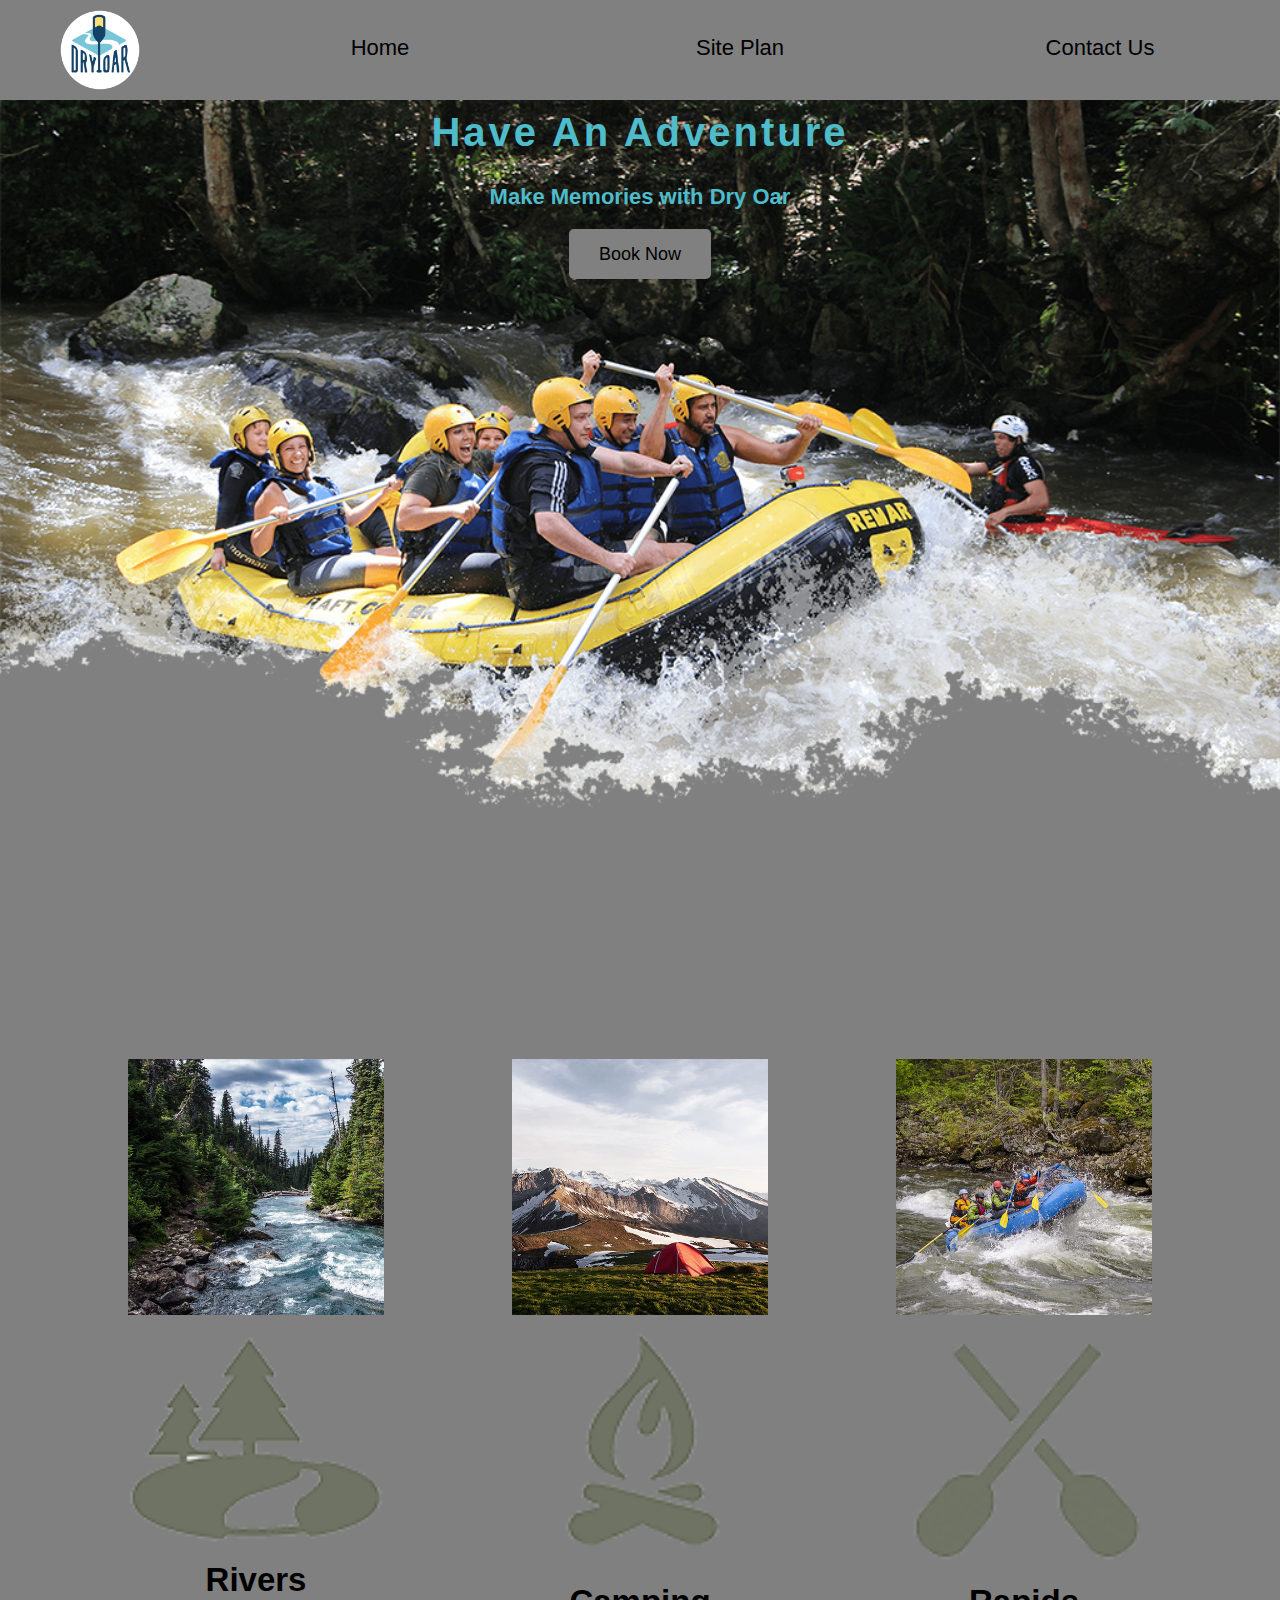
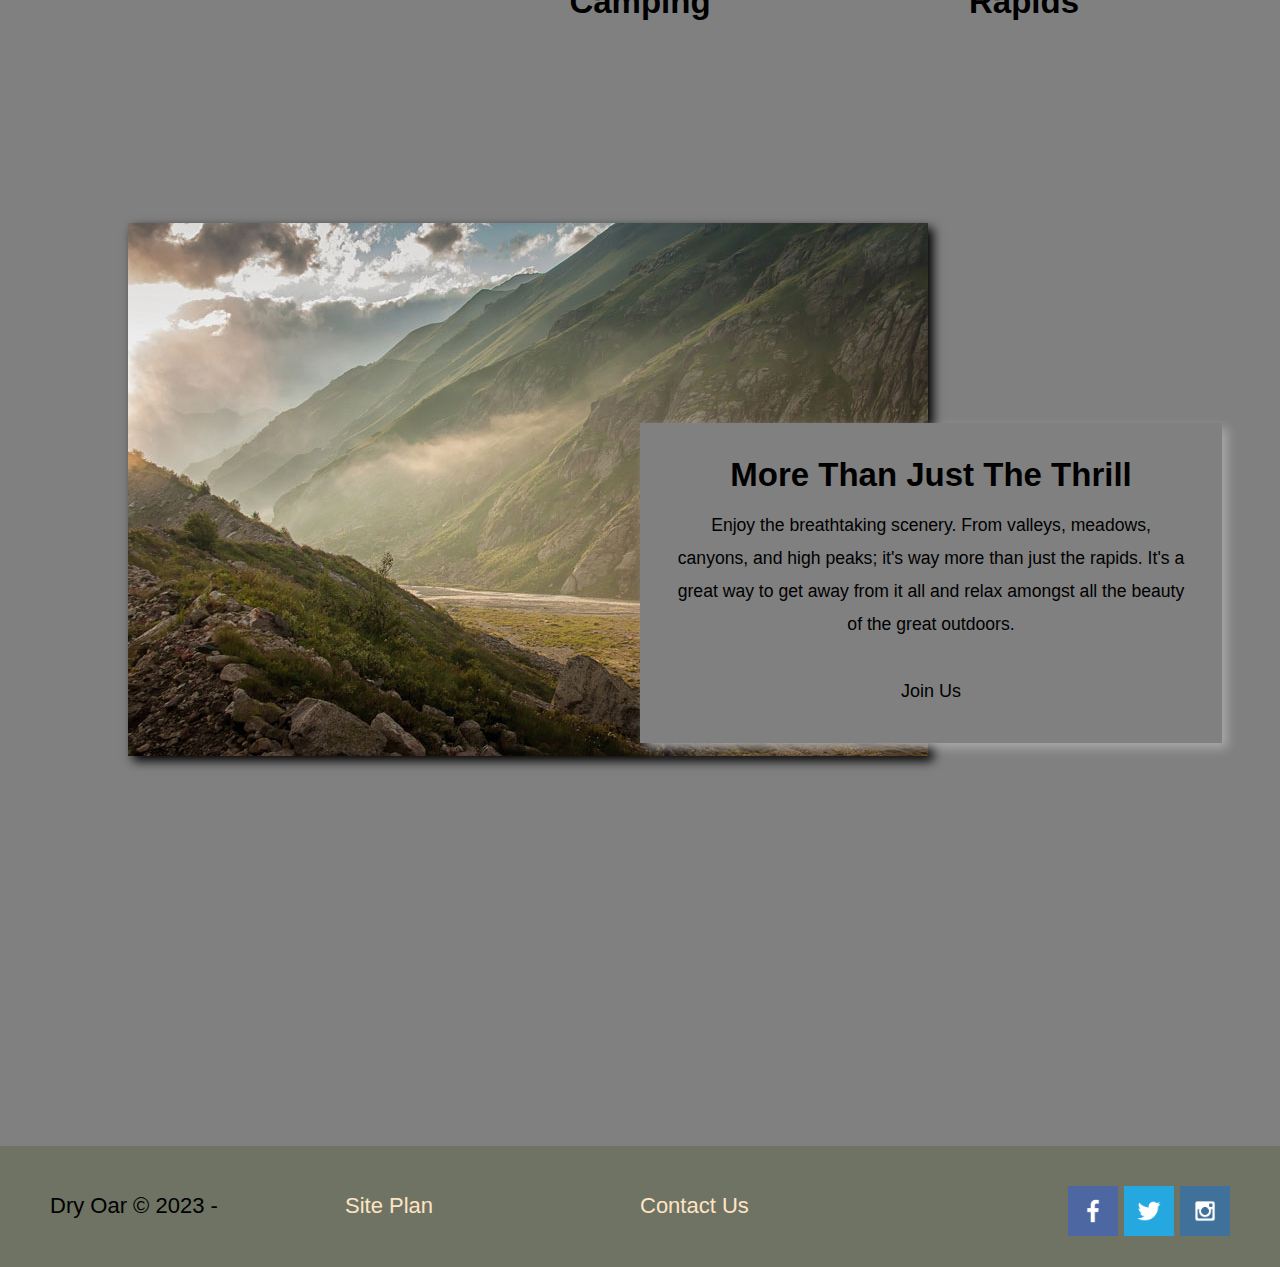
<file: wwr/index.html>
<!DOCTYPE html>
<html lang="en">
<head>
    <meta charset="UTF-8">
    <meta http-equiv="X-UA-Compatible" content="IE=edge">
    <meta name="viewport" content="width=device-width, initial-scale=1.0">
    <title>Whitewater Rafting Vacations | Dry Oar Boating | Home</title>
    <link rel="stylesheet" href="styles/style.css">
</head>
<body>
    <div id="content">
    <header>
       <a href="index.html" id="logo_link" ><img class="logo" src="images/logo.png" alt="Dry Oar Logo"/></a>
       <nav>
        <a href="index.html">Home</a>

        <a href="site-plan-rafting.html">Site Plan</a>
        <a href="contactus.html">Contact Us</a>
        </nav>
    </header>
    <div id="hero">
        <div id="hero-box">
            <img id="hero-img" src="images/hero.png" alt="People enjoying white water rafting">
        </div>
        <section id="hero-msg">
            <h1 class="home-title">Have An Adventure</h1>
            <h4>Make Memories with Dry Oar </h4>
            <div class='button-box'>
                <a class='book' href="contactus.html">Book Now</a>
            </div>
        </section>
    </div>
    <main class="home-grid">
        <section class="rivers-card">
            <img class="card-img" src="images/rivers.jpg" alt="river in forest">
            <img class="icon" src="images/river_icon.png" alt="river icon">
            <h2>Rivers</h2>
        </section>
        <section class="camping-card">
            <img class="card-img" src="images/camping.jpg" alt="tent in mountains">
            <img class="icon" src="images/fire_icon.png" alt="fire icon">
            <h2>Camping</h2>
        </section>
        <section class="rapids-card">
            <img class="card-img" src="images/rapids.jpg" alt="rafting boat">
            <img class="icon" src="images/oars.png" alt="oars icon">
            <h2>Rapids</h2>
        </section>
        <img class="mountains" src="images/mountains.jpg" alt="Misty mountains">
        <section class="msg">
            <h2>More Than Just The Thrill</h2>
            <p>Enjoy the breathtaking scenery. From valleys, meadows, canyons, and high peaks; it's way more than just the rapids. It's a great way to get away from it all and relax amongst all the beauty of the great outdoors. </p>
            <a class='join' href="rivers.html">Join Us</a>
        </section>
        <div id="background"></div>
    </main>
    <footer>
        <p>Dry Oar &copy; 2023 - </p>
        <p><a href="site-plan-rafting.html">Site Plan</a></p>
        <p><a href="contactus.html">Contact Us</a></p>
        <div class="social">
            <a href="https://facebook.com">
                <img src="images/facebook.png" alt="fb icon">
            </a>
            <a href="https://twitter.com">
                <img src="images/twitter.png" alt="twitter icon">
            </a>
            <a href="https://instagram.com">
                <img src="images/instagram.png" alt="instagram icon">
            </a>
        </div>
    </footer>
    </div>
</body>
</html>
</file>
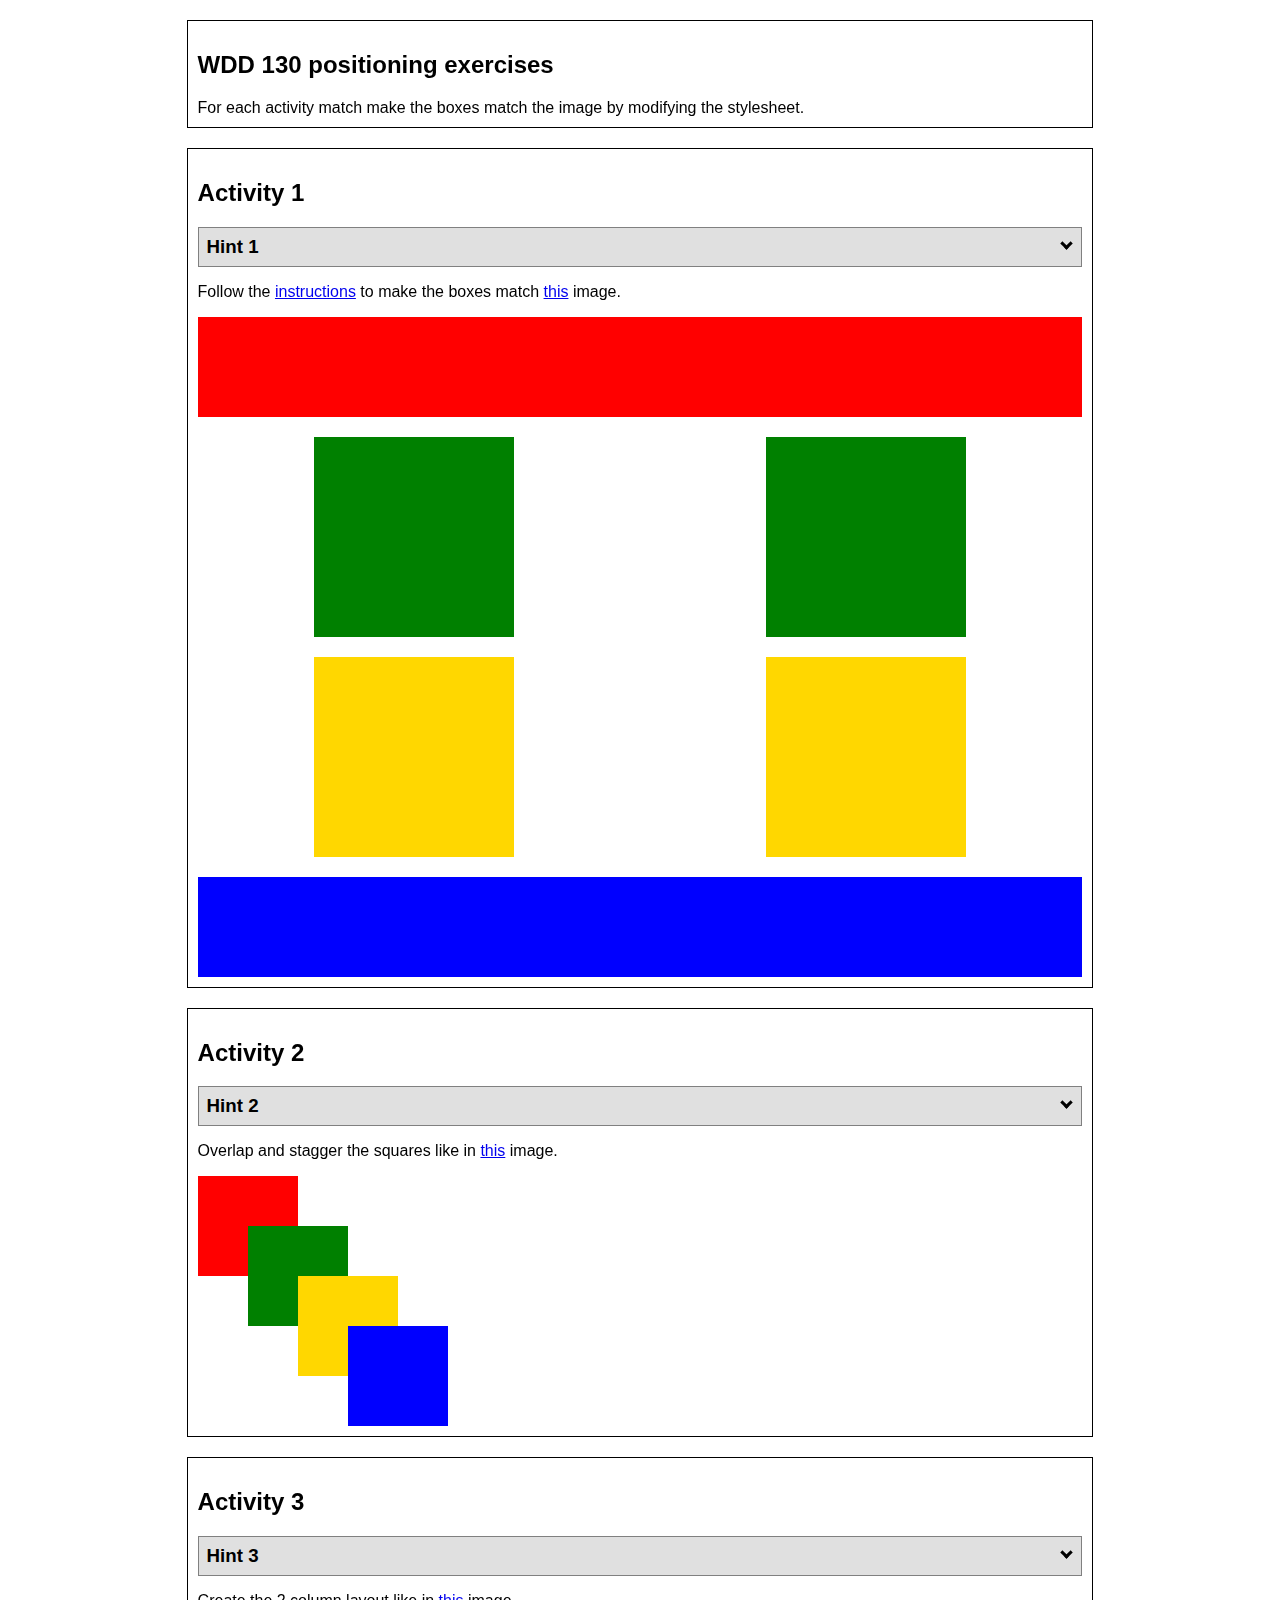
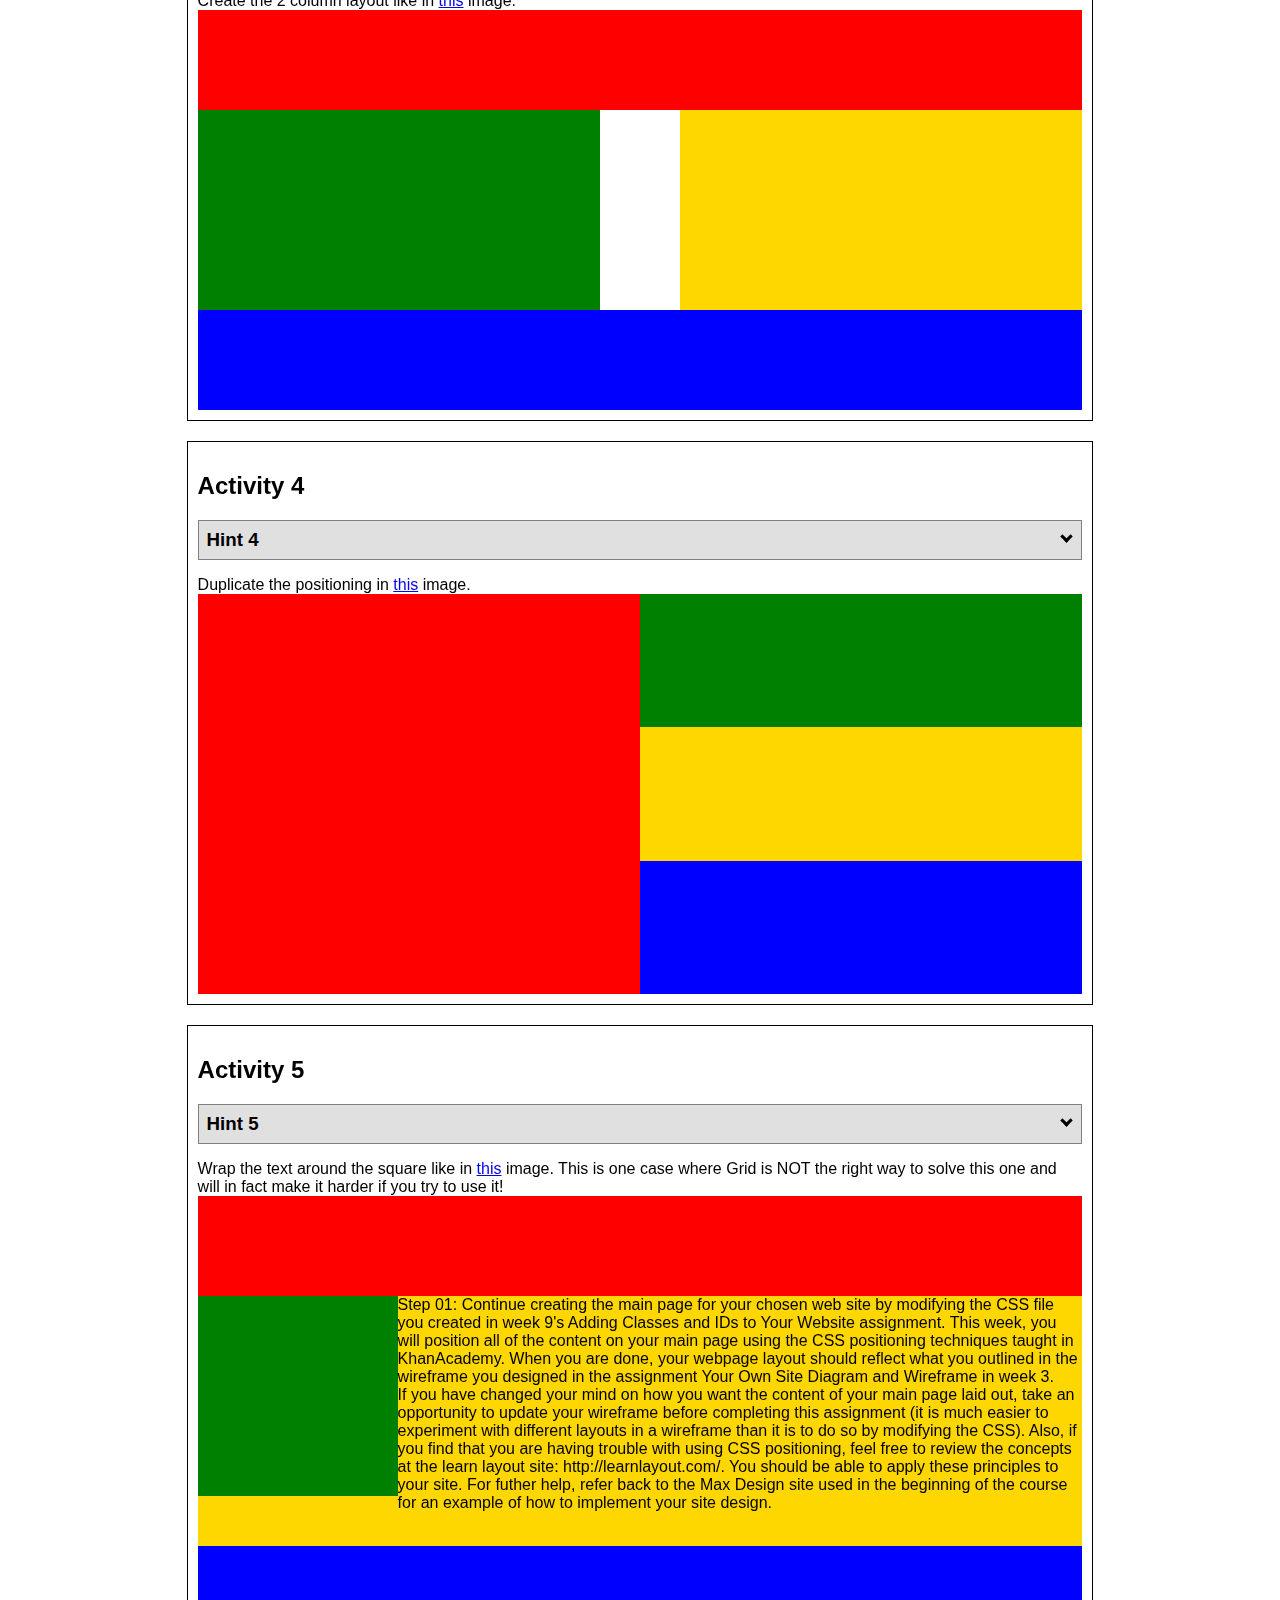
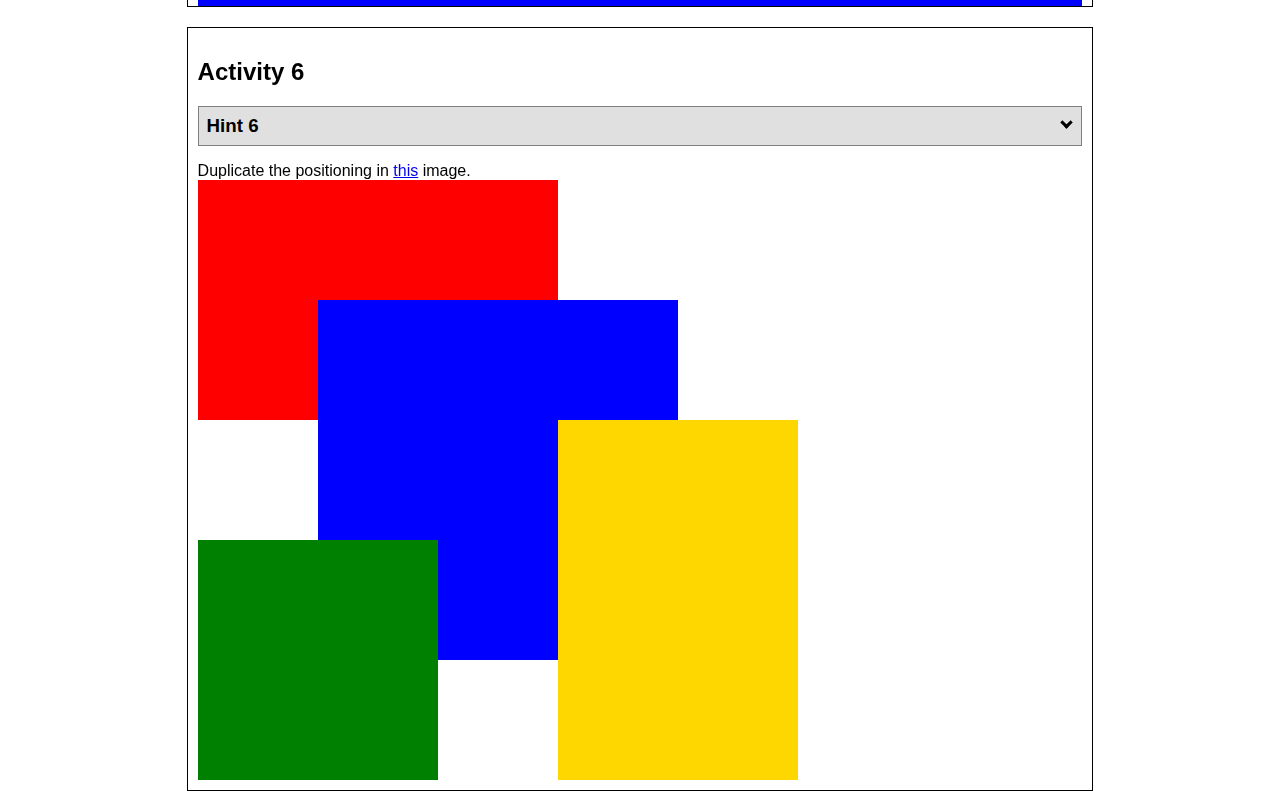
<file: positioning.html>
<!DOCTYPE html>
<html lang="en">
  <head>
    <!-- HTML - Name: positioning.html -->
    <title>Positioning Activity</title>
    <link rel="stylesheet" type="text/css" href="positionstyles.css" />
  </head>
  <body>
    <div class="activity">
      <h2>WDD 130 positioning exercises</h2>
      For each activity match make the boxes match the image by modifying the stylesheet.</div>
    <div class="activity">
      <h2>Activity 1</h2>
      <section class="hint"><input type="checkbox" ><i></i> <h3>Hint 1</h3><div><p>Check out the <a href="https://byui-wdd.github.io/wdd130/activities/w06-css-positioning.html" target="_blank">activity instructions</a> in Ilearn!</p></div></section>
      <p>Follow the <a href="https://byui-wdd.github.io/wdd130/activities/w06-css-positioning.html" target="_blank">instructions</a> to make the boxes match  <a href="https://byui-wdd.github.io/wdd130/images/example1.png" target="_blank">this</a> image.</p>
      <div class="content1" >
        <div class="red1" ></div>
        <div class="green1" ></div>
        <div class="green1" ></div>
        <div class="yellow1"></div>
        <div class="yellow1"></div>
        <div class="blue1"></div>
      </div>
    </div>
    <div class="activity">
      <h2>Activity 2</h2>
      <section class="hint"><input type="checkbox" > <h3>Hint 2</h3><i></i><div>
      <ul>
      <li>grid-template-columns: 50px 50px 50px 50px 50px </li></ul></div></section>
      <p>Overlap and stagger the squares like in <a href="https://byui-wdd.github.io/wdd130/images/example2.png" target="_blank">this</a> image.</p>
      <div class="content2" >
        <div class="red2" ></div>
        <div class="green2" ></div>
        <div class="yellow2"></div>
        <div class="blue2"></div>
      </div>
    </div>
    <div class="activity">
      <h2>Activity 3</h2>
      <section class="hint"><input type="checkbox" > <h3>Hint 3</h3><i></i><div><p>This one is going to be best solved with CSS Grid. Remember to make the boxes the right width first...then start moving them around. </p><h4>Properties used:</h4><ul><li>display:grid;</li><li>grid-template-columns:</li><li>grid-column-gap:</li>
        <li>grid-column:</li>  </ul></div></section>
      Create the 2 column layout like in <a href="https://byui-wdd.github.io/wdd130/images/example3.png" target="_blank">this</a>  image.
      <div class="content3" >
        <div class="red3" ></div>
        <div class="green3" ></div><div class="yellow3"></div>
        <div class="blue3"></div>
      </div>
    </div>
    <div class="activity">
      <h2>Activity 4</h2>
      <section class="hint"><input type="checkbox" > <h3>Hint 4</h3><i></i><div><p>For the others we have been primarily concerned with width. For this one you will need to adjust height as well. </p><h4>Properties used:</h4><ul><li>display:grid;</li><li>grid-template-columns:</li><li>grid-row:</li></ul></div></section>
      Duplicate the positioning in <a href="https://byui-wdd.github.io/wdd130/images/example4.png" target="_blank">this</a> image. 
      <div class="content4" >
        <div class="red4" ></div>
        <div class="green4" ></div>
        <div class="yellow4"></div>
        <div class="blue4"></div>
      </div>
    </div>

    <div class="activity">
      <h2>Activity 5</h2>
      <section class="hint"><input type="checkbox" > <h3>Hint 5</h3><i></i><div><p>Grid is <strong>not</strong> the right way to do this.  In fact there is only one way to really do that...and that is with float. Remember that we float the thing we want the text to wrap around.  Also remember to start by making all the shapes the right size and shape.</p><h4>Properties used:</h4><ul><li>float: left;</li></ul></div></section>
      Wrap the text around the square like in <a href="https://byui-wdd.github.io/wdd130/images/example5.png" target="_blank">this</a> image. This is one case where Grid is NOT the right way to solve this one and will in fact make it harder if you try to use it!
      <div class="content5" >
        <div class="red5" ></div>
        <div class="green5" ></div>
        <div class="yellow5">Step 01: Continue creating the main page for your chosen web site by modifying the CSS file you created in week 9's Adding Classes and IDs to Your Website assignment. This week, you will position all of the content on your main page using the CSS positioning techniques taught in KhanAcademy. When you are done, your webpage layout should reflect what you outlined in the wireframe you designed in the assignment Your Own Site Diagram and Wireframe in week 3. <br />
          If you have changed your mind on how you want the content of your main page laid out, take an opportunity to update your wireframe before completing this assignment (it is much easier to experiment with different layouts in a wireframe than it is to do so by modifying the CSS). Also, if you find that you are having trouble with using CSS positioning, feel free to review the concepts at the learn layout site: http://learnlayout.com/. You should be able to apply these principles to your site. For futher help, refer back to the Max Design site used in the beginning of the course for an example of how to implement your site design.</div>
        <div class="blue5"></div>
      </div>
    </div>
    <div class="activity">
      <h2>Activity 6</h2>
      <section class="hint"><input type="checkbox" > <h3>Hint 6</h3><i></i><div><p>This one is all about visualizing the grid behind the layout. If you are having a hard time doing that first: all the sizes are even multiples of 100, and second here is another example with the lines drawn: <a href="https://byui-wdd.github.io/wdd130/images/example6-hint.png" target="_blank">example 6 with lines</a>. For this one you will find it easiest if you use px for the column width. You can also use <kbd>z-index</kbd> to control the element layering.    </p><h4>Properties used:</h4><ul><li>display:grid;</li><li>grid-template-columns:</li><li>grid-column:</li><li>grid-row:</li><li><a href="https://www.w3schools.com/cssref/pr_pos_z-index.asp" target="_blank">z-index:</a></li></ul></div></section>
      Duplicate the positioning in <a href="https://byui-wdd.github.io/wdd130/images/example6.png" target="_blank">this</a> image.
      <div class="content6" >
        <div class="red6" ></div>
        <div class="green6" ></div>
        <div class="yellow6"></div>
        <div class="blue6"></div>
      </div>
    </div>
  </body>
</html>
</file>
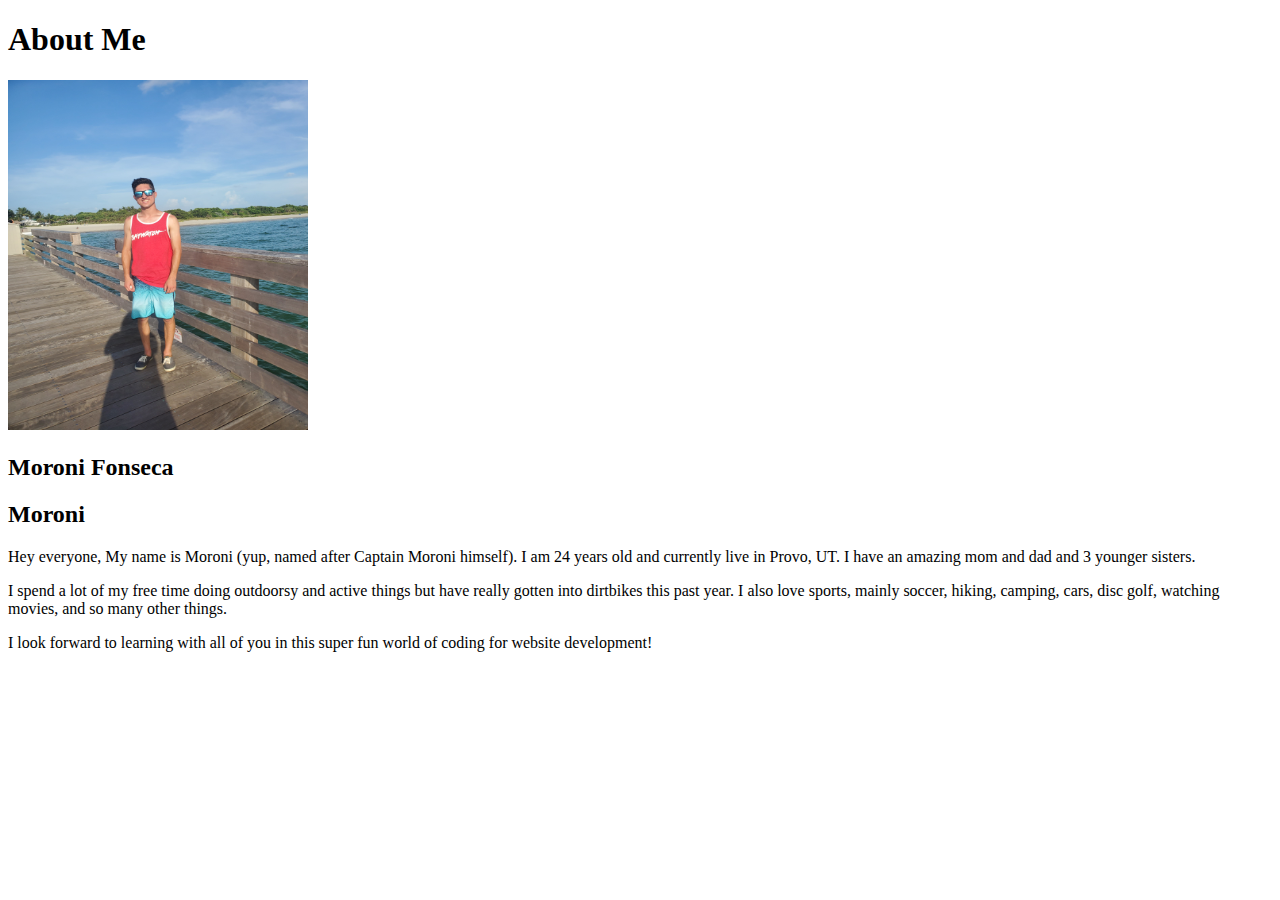
<file: Aboutme/aboutme.html>
<!DOCTYPE html>
<html lang="en">
<head>
<title>All About Me</title>
</head>
<body>
<h1>About Me</h1>
<img alt="Image of me?" src="florida.jpg" width='300px' height='350px' >
<h2>Moroni Fonseca</h2>
<h2>Moroni</h2>
<p>Hey everyone, My name is Moroni (yup, named after Captain Moroni himself). I am 24 years old and currently live in Provo, UT. I have an amazing mom and dad and 3 younger sisters. </p>
<p>I spend a lot of my free time doing outdoorsy and active things but have really gotten into dirtbikes this past year. I also love sports, mainly soccer, hiking, camping, cars, disc golf, watching movies, and so many other things. </p>
<p>I look forward to learning with all of you in this super fun world of coding for website development!</p> 
</body>
</html>
</file>
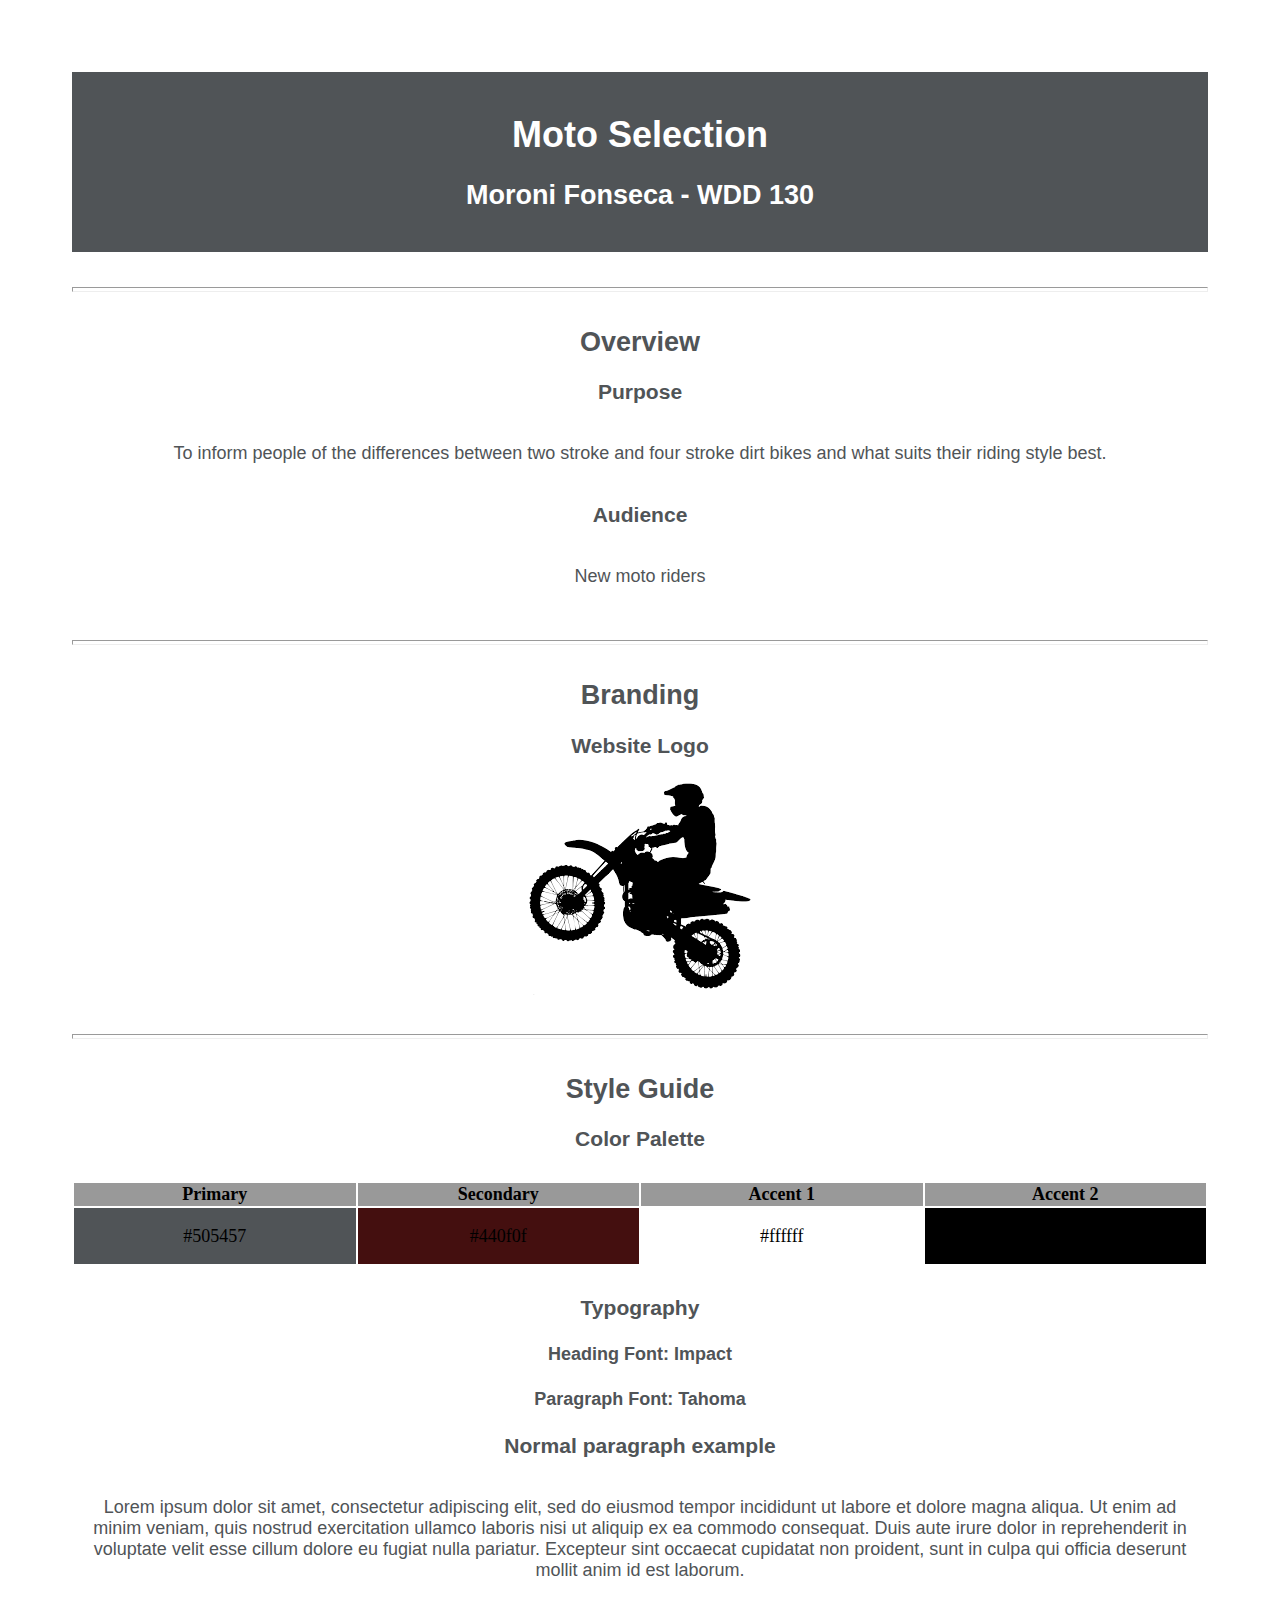
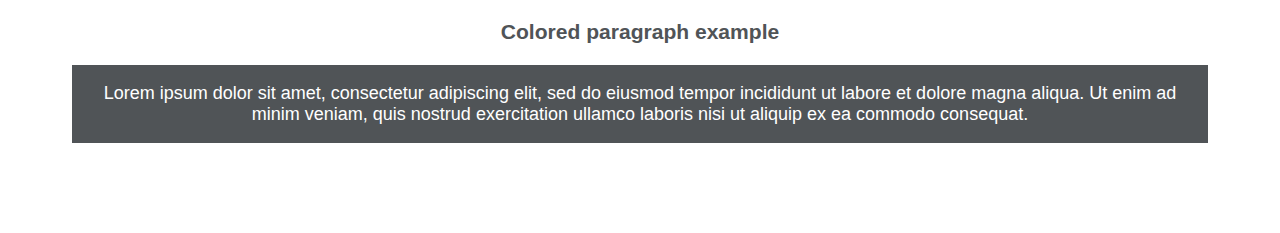
<file: Moto/site-plan.html>
<!DOCTYPE html>
<html lang="en-us">
    
  <head>
    <meta charset="utf-8">
    <title>Moto Selection</title>
    <link type="text/css" rel="stylesheet" href="site-plan.css">
  </head>

  <body>
    <header>
      <h1>Moto Selection</h1>
      <h2></h2>
      <h2>Moroni Fonseca - WDD 130</h2>
      <!-- In the header above, add the name or your site, your name and class number. For example if you are in section 3 you would put WDD 130.03 -->
    </header>
    <main>

      <!-- ------------------------Steps 2-3------------------------------ -->
      <hr>
      <h2>Overview</h2>
      <h3>Purpose</h3>
      <p>To inform people of the differences between two stroke and four stroke dirt bikes and what suits their riding style best. </p>  <!-- change this -->


      <h3>Audience</h3>
      <p>New moto riders</p>  <!-- change this -->

      <hr>
      <h2>Branding</h2>
      <h3>Website Logo</h3>
      <!-- Replace this with some sort of logo for your site.  A logo can be as simple as the name of your site in a nice font :) -->
      <img src="logo.png" alt="Logo image">
      <hr>
      <h2>
        Style Guide
      </h2>

      <!-- ------------------------Steps 4-8------------------------------ -->

      <h3>
        Color Palette
      </h3>
      <!--  The colors you choose for a website are one of the most important decisions you will make. Follow the instructions on the activity in iLearn then return and replace the color codes below with the hex color codes (the 6 digit numbers that show at the bottom of each color) for the colors you have chosen below.  You should have at least 2 colors but do not have to fill in all 4 if you do not need them.  -->

      <!-- Copy and paste the URL to your finished palette below Make sure to paste it into both spots -->
      <!--Palette URL: <a href="https://coolors.co/396e94-e7c24f-a43312-381d2a-aabd8c" target="_blank">https://coolors.co/396e94-e7c24f-a43312-381d2a-aabd8c</a>
      -->

      <table class="colors">
        <tr><th>Primary</th><th>Secondary</th><th>Accent 1</th><th>Accent 2</th></tr>
        <!-- Replace the numbers in the boxes below with your hex color codes. Then switch to the site-plan.css file and change your colors there as well. -->
        <tr><td class="primary">#505457</td><td class="secondary">#440f0f</td><td class="accent1">#ffffff</td><td class="accent2">black</td></tr>
      </table>

      <!-- ------------------------Step 9------------------------------ -->
 
      <h3>
        Typography
      </h3>
      <!-- Choose a font for your paragraphs (body copy) and headlines. What font(s) have you chosen? Why did you choose what you did?  Make sure to review the list of web safe fonts at W3Schools.org as a starting point.  Think also about which of your colors above you might use for background and font colors.
      -->
      <h4>
        Heading Font: Impact  <!-- change this -->
      </h4>
      <h4>
        Paragraph Font: Tahoma  <!-- change this -->
      </h4>
      <h3>
        Normal paragraph example
      </h3>
      <p>
        Lorem ipsum dolor sit amet, consectetur adipiscing elit, sed do eiusmod tempor incididunt ut labore et dolore magna aliqua. Ut enim ad minim veniam, quis nostrud exercitation ullamco laboris nisi ut aliquip ex ea commodo consequat. Duis aute irure dolor in reprehenderit in voluptate velit esse cillum dolore eu fugiat nulla pariatur. Excepteur sint occaecat cupidatat non proident, sunt in culpa qui officia deserunt mollit anim id est laborum.
      </p>
      <h3>
        Colored paragraph example
      </h3>
      <p class="colored">
        Lorem ipsum dolor sit amet, consectetur adipiscing elit, sed do eiusmod tempor incididunt ut labore et dolore magna aliqua. Ut enim ad minim veniam, quis nostrud exercitation ullamco laboris nisi ut aliquip ex ea commodo consequat. 
      </p>
<!-- 
      <!-- ------------------------Step 10------------------------------ 

      <h3>
        Navigation
      </h3>
      <!-- Think about how you want your navigation bar to look. In the site-plan.css file change the colors to your colors to get the look you desire.
      <nav>
        <a href="#">Home</a>
        <a href="#">Page2</a>
        <a href="#">Page3</a>
      </nav>
      <hr>
      <h2>
        Site Map
      </h2>
      <div class="sitemap">
        <div class="sm-home">
          Home
        </div>
        <div class="sm-page2">
          [Page2] <!-- change this 
        </div>
        <div class="sm-page3">
          [Page3]  <!-- change this 
        </div>

        <div class="top">
          &nbsp;
        </div>
        <div class="left">
          &nbsp;
        </div>
        <div class="right">
          &nbsp;
        </div>

      </div>

      <!-- --------Content Section -------------- 
      <hr>
      <h2>
        Content
      </h2>
      <h3>Home page</h3>
      <p>
        [Written copy for the home page here]
      </p>
      <p>Images for the Home page</p>
        <img src="#" alt="image for homepage">
        <img src="#" alt="image for homepage">

      </ul>
      <h3>[Page 2]</h3>
      <p>
        [Written copy for the Page 2 here]
      </p>
      <p>Images for the Page 2</p>
        <img src="#" alt="image for page">
        <img src="#" alt="image for page">

      </ul>
      <h3>[Page 3]</h3>
      <p>
        [Written copy for the Page 3 here]
      </p>
      <p>Images for the Page 3</p>
        <img src="#" alt="image for page3">
        <img src="#" alt="image for page3">

      </ul>
      <hr>
      <h2>
        Wireframes
      </h2>
      <p>
        Create three wireframes for your site. One for each page and list them here</p>

      <h3>Home</h3>
      <p>         
        [Any additional details about home that the wireframe does not make clear]
      </p>
      <img src="#" alt="home page wireframe">

      <h3>[Page 2]</h3>
      <p>         
        [Any additional details about page 2 that the wireframe does not make clear]
      </p>
      <img src="#" alt="page 2 wireframe">

      <h3>[Page 3]</h3>
      <p>         
        [Any additional details about page 3 that the wireframe does not make clear]
      </p>
      <img src="#" alt="page 3 wireframe">

    -->
    </main>
  </body>

</html>
</file>
<file: wwr/styles/style.css>
body {
    background-color: grey;
    font-family: Raleway, Arial, sans-serif;
    font-size: 22px;
    margin: 0;
    padding: 0;
}
#content { 
    max-width: 1600px;
    margin: 0 auto;
}
/* Header */
header {
    background-color: grey;
    display: grid;
    grid-template-columns: 200px auto;
}
img.logo {
    width: 80px;
}
#logo_link{
    grid-column: 1/2;
    grid-row: 1/2;
    justify-self: center;
    align-self: center;
    padding-top: 5px;
}
nav {
    grid-row: 1/2;
    grid-column: 2/7;
    display: grid; 
    grid-template-columns: repeat(auto-fit, minmax(6em, 1fr));
    width: 100%;
    height: 100px;
}
nav a {
    text-decoration: none;
    color: black;
    padding: 35px;
    text-align: center;
}
nav a:hover {
    color: #4ebcca;
    background-color: white; 
}

/* Hero Images and message */
#hero {
    display: grid;
    grid-template-columns: repeat(5, 1fr);
    margin-top: -100px; 
}
#hero-box {
    grid-column: 1/7;
    grid-row: 1/5;
    z-index: -1;
}
#hero-img {
    width: 100%;
}
#hero-msg {
    grid-column: 1/6;
    grid-row: 1/3;
    margin-top: 100px;
}
#hero-msg h1, #hero-msg h4 {
    text-align: center;
}
.home-title {
    font-family: 'Rock Salt', 'Bradley Hand', sans-serif;
    font-size: 40px;
    letter-spacing: 3px;
    color: #4ebcca;
    margin-top: 10px;
}
h4 {
    color: #4ebcca;
}

/* Buttons */
.button-box {
    text-align: center;
}
.book, .join {
    background-color: gray;
    color: black;
    padding: 15px 30px;
    margin-top: 50px;
    font-size: 18px;
    text-decoration: none;
    border-radius: 5px;
}
.book:hover, .join:hover {
    background-color: white;
    color: #4ebcca;
}

/* Main Home Page */
.home-grid {
    display: grid;
    grid-template-columns: repeat(10, 10%);
    margin: 0 auto;
    max-width: 1500px;
}
main section { 
    text-align: center;
    margin-top: 200px;
    margin-bottom: 200px;
    width: 100%;
}
main section img {
    width: 100%;
    box-sizing: border-box;
}
.boat, .mountain, .camp {
    border: 10px solid grey;
    transition: transform .5s;
    box-shadow: 5px 5px 10px black;
}
.boat:hover, .mountain:hover, .camp:hover {
    opacity: .6;
    transform: scale(1.1);
}
section h2 {
    margin: 0; 
}
.oars, .river, .fire{
    padding-top: 10px;
    width: 80px;
}
.rivers-card {
    grid-column: 2/4;
    grid-row: 2/4; 
}
.camping-card {
    grid-column: 5/7;
    grid-row: 2/4;
}
.rapids-card {
    grid-column: 8/10;
    grid-row: 2/4; 
}
#background {
    grid-column: 1/11;
    grid-row: 7/14;
    background-color: ;
    height: 725px;
}
.mountains {
    grid-column: 2/7;
    grid-row: 8/13;
    box-shadow: 5px 5px 10px black;
}
.msg {
    grid-column: 6/10;
    grid-row: 9/12;
    background-color: grey;
    padding: 35px;
    box-shadow: 5px 5px 10px darkgrey;
    line-height: 1.5em;
}
.msg h2 {
    margin: 0;
    color: black;
}
.msg p {
    font-size: .8em;
    color: black;
    padding-bottom: 15px;
}
/* Footer */
footer {
    background-color: #6f7364;
    margin-top: 200px;
    display: grid;
    grid-template-columns: repeat(4, 1fr);
    padding: 25px 50px;
}
footer .social img {
    padding-top: 15px;
    width: 50px;
    display: inline-block;
}
footer h3 {
    color: bisque;
}
footer a {
    color: bisque;
    text-decoration: none;
}
footer a:hover {
    color: bisque;
    text-decoration: underline;
}
.social {
    justify-self: end;
}


@media screen and (max-width: 900px) {
    nav, #hero, .home-grid, footer {
      display: block;
      height: auto;
    }
    header {
        grid-template-columns: 150px auto;
    }
    nav a {
        display: block;
        padding: 15px;
    }
    #hero {
        margin-top: 0;
    }
    #hero-msg {
        margin-top: 0;
    }
    #hero-msg h4 {
        display: none;
    }
    .home-title {
        font-size: 25px;
        color: #6f7364;
    }
    main section { 
        margin: 50px auto;
        width: 80%;
    }
    main section img {
        margin-top: 5px;
        width: 100%;
        box-sizing: border-box;
    }
    #background {
        display: none;
    }
    .mountains, .msg {
        width: 80%;
        display: block;
        margin: 0 auto;
    }
    footer {
        margin-top: 25px;
    }
</file>
<file: positionstyles.css>
/* CSS - Name: "positionstyles.css" */
/* Activity 1 styles */
.content1 {
  /* This is the parent of the activity 1 boxes. */
  display: grid;
  grid-template-columns: 1fr 1fr;
  justify-items: center;
  grid-gap: 20px;
}
.red1 { 
  width: 100%; 
  height: 100px; 
  background-color: red; 
  grid-column: 1/3;

} 
.green1 {
  width: 200px; 
  height: 200px; 
  background-color: green; 

} 
.yellow1 {
  width: 200px; 
  height: 200px; 
  background-color: gold; 
} 
.blue1 {
  width: 100%; 
  height: 100px; 
  background-color: blue; 
  grid-column: 1/3;
} 
/* Activity 2 styles */ 
.content2 {
  /* This is the parent of the activity 2 boxes. */
}
.red2 {
  width: 100px; 
  height: 100px; 
  background-color: red; 
} 
.green2 { 
  width: 100px; 
  height: 100px; 
  background-color: green; 
  margin-left: 50px;
  margin-top: -50px;
} 
.yellow2 {
  width: 100px; 
  height: 100px; 
  background-color: gold; 
  margin-left: 100px;
  margin-top: -50px;
} 
.blue2 {
  width: 100px; 
  height: 100px; 
  background-color: blue; 
  margin-left: 150px;
  margin-top: -50px;
} 









/* Activity 3 styles */ 
.content3 {
  /* This is the parent of the activity 3 boxes. */
  display: grid;
  grid-template-columns: 1fr 1fr;
  grid-column-gap: 80px;
 
}
.red3 {
  width: 100%; 
  height: 100px; 
  background-color: red; 
  grid-column: 1/3;
} 
.green3 {
  width: 100%; 
  height: 200px; 
  background-color: green;
} 
.yellow3 {
  width: 100%; 
  height: 200px; 
  background-color: gold; 
} 
.blue3 {
  width: 100%;
  height: 100px; 
  background-color: blue; 
  grid-column: 1/3;
} 










/* Activity 4 styles */ 
.content4 {
  /* This is the parent of the activity 4 boxes. */
  height: 400px;
  display: grid;
  grid-template-columns: 1fr 1fr;
  
}
.red4 {
  width: 100%; 
  height: 100%; 
  background-color: red;
  grid-row: 1/4;
  grid-column: 1/2;
} 
.green4 {
  width: 100%; 
  height: 100%; 
  background-color: green; 
  grid-row: 1/2;
  grid-column:2/3;
  
} 
.yellow4 {
  width: 100%; 
  height: 100%; 
  background-color: gold; 
  grid-column: 2/3;
  grid-row: 2/3;
} 
.blue4 {
  width: 100%; 
  height: 100%; 
  background-color: blue;
  grid-column: 2/3;
  grid-row: 3/4;
} 




/* Activity 5 styles */ 
.content5 {
  /* This is the parent of the activity 5 boxes. */
  height: 400px;
   
}
.red5 { 
  width: 100%; 
  height: 100px; 
  background-color: red; 
} 
.green5 { 
  width: 200px; 
  height: 200px; 
  background-color: green; 
  float:left;
} 
.yellow5 {
  width: 100%; 
  height: 250px; 
  background-color: gold; 

} 
.blue5 {
  width: 100%; 
  height: 100px; 
  background-color: blue; 
} 




/* Activity 6 styles */ 
.content6 {
  /* This is the parent of the activity 6 boxes. */
  height:600px;
  display:grid;
  width:600px;
  grid-template-columns: 1fr 1fr 1fr 1fr 1fr;
}
.red6 {
  width: 100%; 
  height: 100%; 
  background-color: red;
  grid-column:1/4;
  grid-row: 1/3;
  z-index:-2;
} 
.green6 {
  width: 100%; 
  height: 100%; 
  background-color: green; 
  grid-column:1/3;
  grid-row:4/6;
} 
.yellow6 {
  width: 100%; 
  height: 100%; 
  background-color: gold;
  grid-column: 4/6;
  grid-row: 3/6;
} 
.blue6 {
  width: 100%; 
  height: 100%; 
  background-color: blue;
  grid-row:2/5;
  grid-column:2/5;
  z-index:-1;
  
} 
/* Activity 6 styles 



*/ 
.content7 {
  /* This is the parent of the activity 6 boxes. */
  height:600px;
  display:grid;
  width:600px;
  grid-template-columns: repeat(6, 100px);
}
.red7 {
  width: 100%; 
  height: 100%; 
  background-color: red;
  grid-column:1/5;
  grid-row: 1/3;
  z-index:-2;
} 
.green7 {
  width: 100%; 
  height: 100%; 
  background-color: green; 
  grid-column:1/3;
  grid-row:5/7;
} 
.yellow7 {
  width: 100%; 
  height: 100%; 
  background-color: gold;
  grid-column: 5/7;
  grid-row: 3/7;
} 
.blue7 {
  width: 100%; 
  height: 100%; 
  background-color: blue;
  grid-row:2/6;
  grid-column:2/6;
  z-index:-1;
  
} 


/* Do not make any changes below here */
.activity {
  width: 70%; 
  margin: 20px auto; 
  font-family: Arial, sans-serif; 
  border: 1px solid black; 
  padding: 10px; 
  clear:both; 
  overflow: auto;
} 

.hint {
  border: 1px solid grey;
  background: #e0e0e0;
  padding: .5em;
  position: relative;
  margin: 1em 0;
}
.hint h3 {
  margin: 0;
}
.hint:hover {
  background: #d0d0d0;
}
.hint > div {
  display: none;
}

.hint input[type=checkbox] {
  position: absolute;
  width: 100%;
  height: 100%;
  opacity: 0;
  z-index: 1;
  cursor: pointer;
}

.hint input[type=checkbox]:checked ~ div {
  display: block;
}

.hint i {
  position: absolute;
  transform: translate(-6px, 0);
  margin-top: 16px;
  right: 10px;
  top: -3px;
}
.hint i:before, .hint i:after {
  content: "";
  position: absolute;
  background-color: black;
  width: 3px;
  height: 9px;
}
.hint i:before {
  transform: translate(2px, 0) rotate(45deg);
}
.hint i:after {
  transform: translate(-2px, 0) rotate(-45deg);
}

.hint input[type=checkbox]:checked ~ i:before {
  transform: translate(-2px, 0) rotate(45deg);
}
.hint input[type=checkbox]:checked ~ i:after {
  transform: translate(2px, 0) rotate(-45deg);
}
</file>
<file: Moto/site-plan.css>
/* if you are using any Google fonts change the font names below to your fonts. 
Any spaces in your font name should be replaced with a +. 
Fonts are separated by a | */
@import url('https://fonts.googleapis.com/css?family=IM+Fell+French+Canon+SC|Lato');

:root {
  /* change the values below to your colors from your palette */
  --primary-color: #505457   ;
  --secondary-color: #440f0f ;
  --accent1-color: #ffffff;
  --accent2-color: black;

  /* change the values below to your chosen font(s) */
  --heading-font: impact,sans-serif;
  --paragraph-font: tahoma, sans-serif;

  /* these colors below should be chosen from among your palette colors above */
  --headline-color-on-white: #505457;  /* headlines on a white background */ 
  --headline-color-on-color: white; /* headlines on a colored background */ 
  --paragraph-color-on-white: #505457; /* paragraph text on a white background */ 
  --paragraph-color-on-color: white; /* paragraph text on a colored background */ 
  --paragraph-background-color: #505457  ;
  --nav-link-color: #505457;
  --nav-background-color: #D4AC0D;
  --nav-hover-link-color: white;
  --nav-hover-background-color: #505457;
}


/*  Look around below...but DON'T CHANGE ANYTHING! */

body {
  max-width: 1200px;
  margin: 0 auto;
  padding: 4em;
  font-size: 18px;
  text-align: center;
}
img {
  display: block;
  margin: 0 auto;
}
h1, h2, h3, h4, h5, h6 {
  font-family: var(--heading-font);
  color: var(--headline-color-on-white);
}
h2 {
  text-align: center;
}
hr {
  height: 3px;
  margin: 35px 0;
  background: var(--accent1-color);
}
header {
  padding: 1em;
  text-align: center;
  color: var(--headline-color-on-color);
  background-color: var(--paragraph-background-color);
}
header > h1, header > h2 {
  color: var(--headline-color-on-color);
}

p {
  font-family: var(--paragraph-font);
  color: var(--paragraph-color-on-white);
  padding: 1em;
}
.colors {
  width: 100%;
  min-width: 350px;
  margin: 30px auto;
  text-align: center;
}
.colors th {
  background-color: #999;
}
.colors td{
  width: 25%;
  height: 3em;
}

.primary {
  background-color: var(--primary-color);
}
.secondary {
  background-color: var(--secondary-color);
}
.accent1 {
  background-color: var(--accent1-color);
}
.accent2{
  background-color: var(--accent2-color);
}

p.colored {
  background-color: var(--paragraph-background-color);
  color: var(--paragraph-color-on-color);
}

nav {
  background-color: var(--nav-background-color);
  line-height: 3em;
  text-align: center;
  font-size: 1.2em;
}
nav  {
  list-style-type: none;
  display: flex;

}
nav a {
  padding:1em;
  min-width: 120px;
  text-decoration: none;
  padding: 10px;

}
nav a:link, nav a:visited {
  color: var(--nav-link-color);
}
nav a:hover {
  color: var(--nav-hover-link-color);
  background-color: var(--nav-hover-background-color);
}

.sitemap {
  display: grid;
  justify-content: center;

  grid-template-columns: repeat(6, 15%);
  grid-template-rows: 3em 1.5em 1.5em 3em;
  grid-template-areas: ". . home home . ."
    ". . . top . ."
    ". left left right right ."
    "page2 page2 . . page3 page3";
}
.sitemap > div {

  text-align: center;

}
.sm-home {
  grid-area: home;
  background-color: #ccc;
  line-height: 3em;
}
.sm-page2 {
  grid-area: page2;
  background-color: #ccc;
  line-height: 3em;
}
.sm-page3 {
  grid-area: page3;
  background-color: #ccc;
  line-height: 3em;
}

.top {
  grid-area: top;
  border-left: 1px solid;
}

.left {
  grid-area: left;
  border-top: 1px solid;
  border-left: 1px solid;
}

.right {
  grid-area: right;
  border-top: 1px solid;
  border-right: 1px solid;
}
</file>
